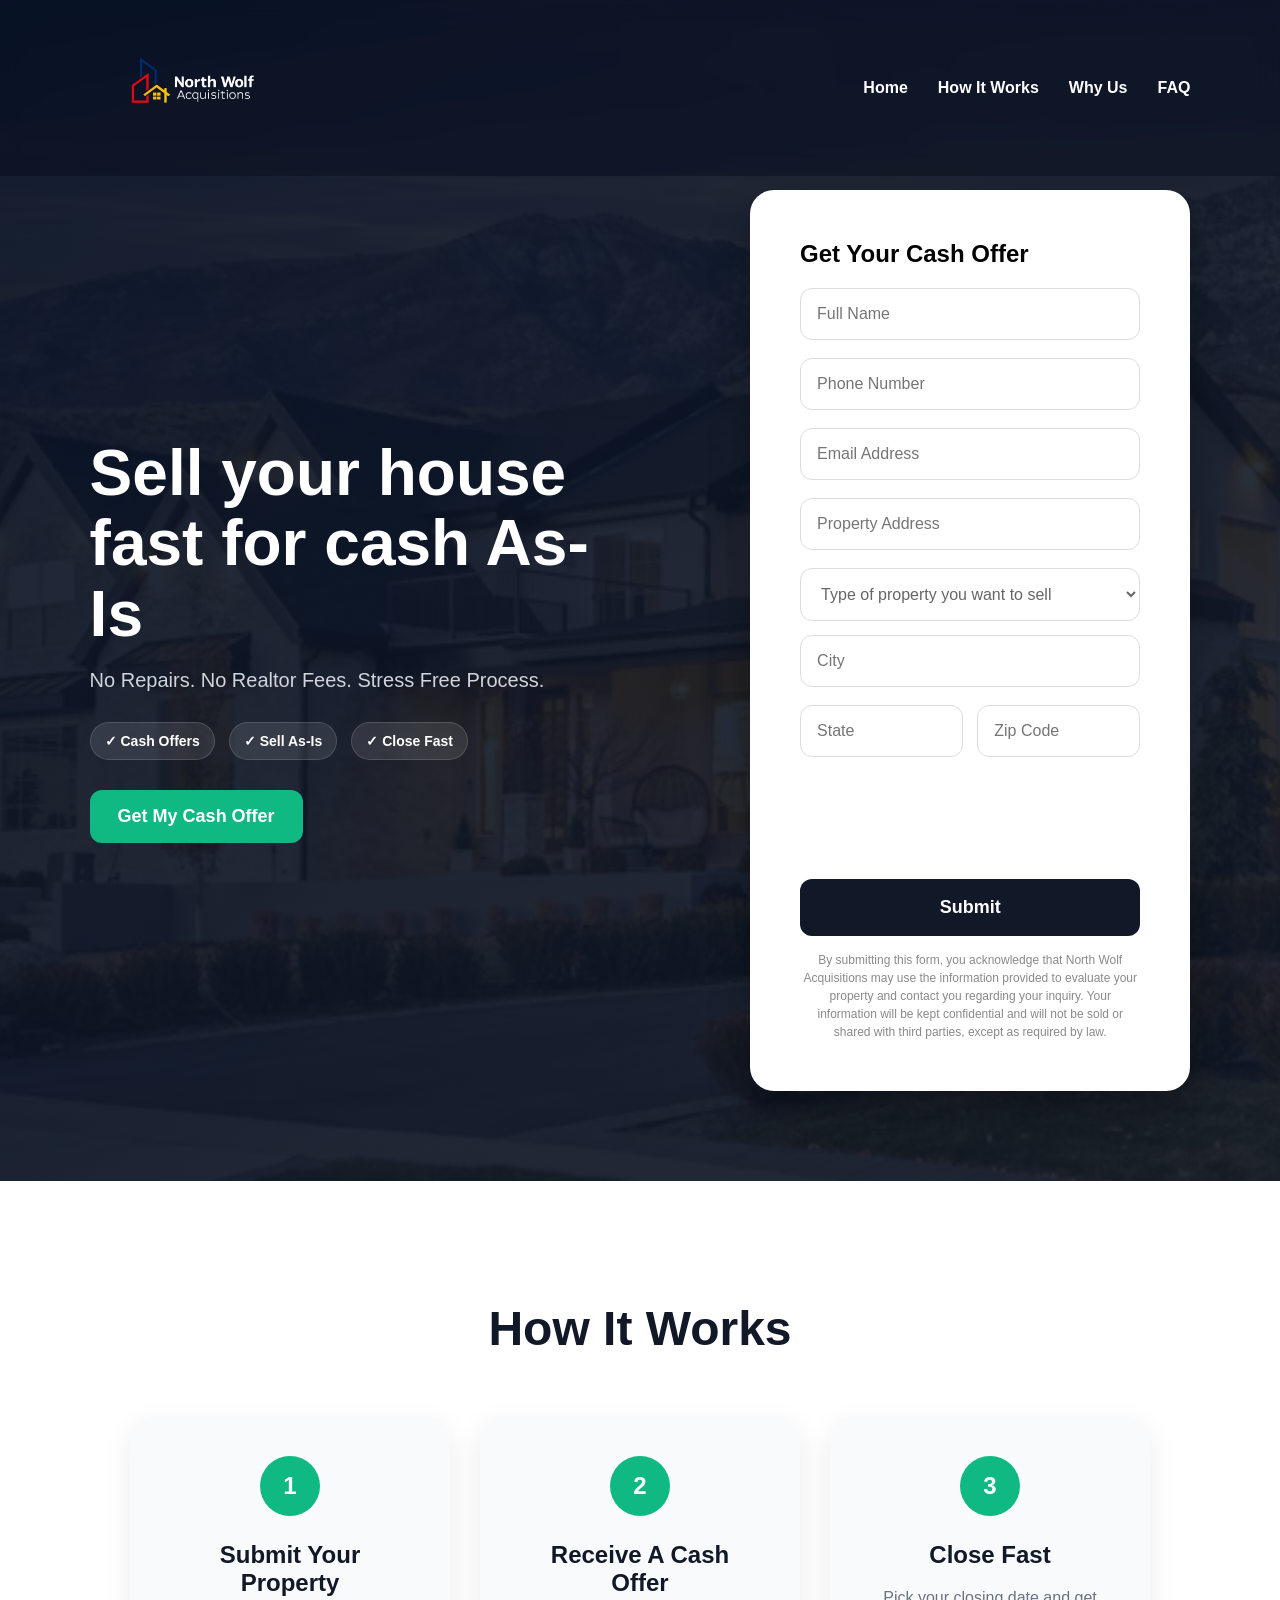
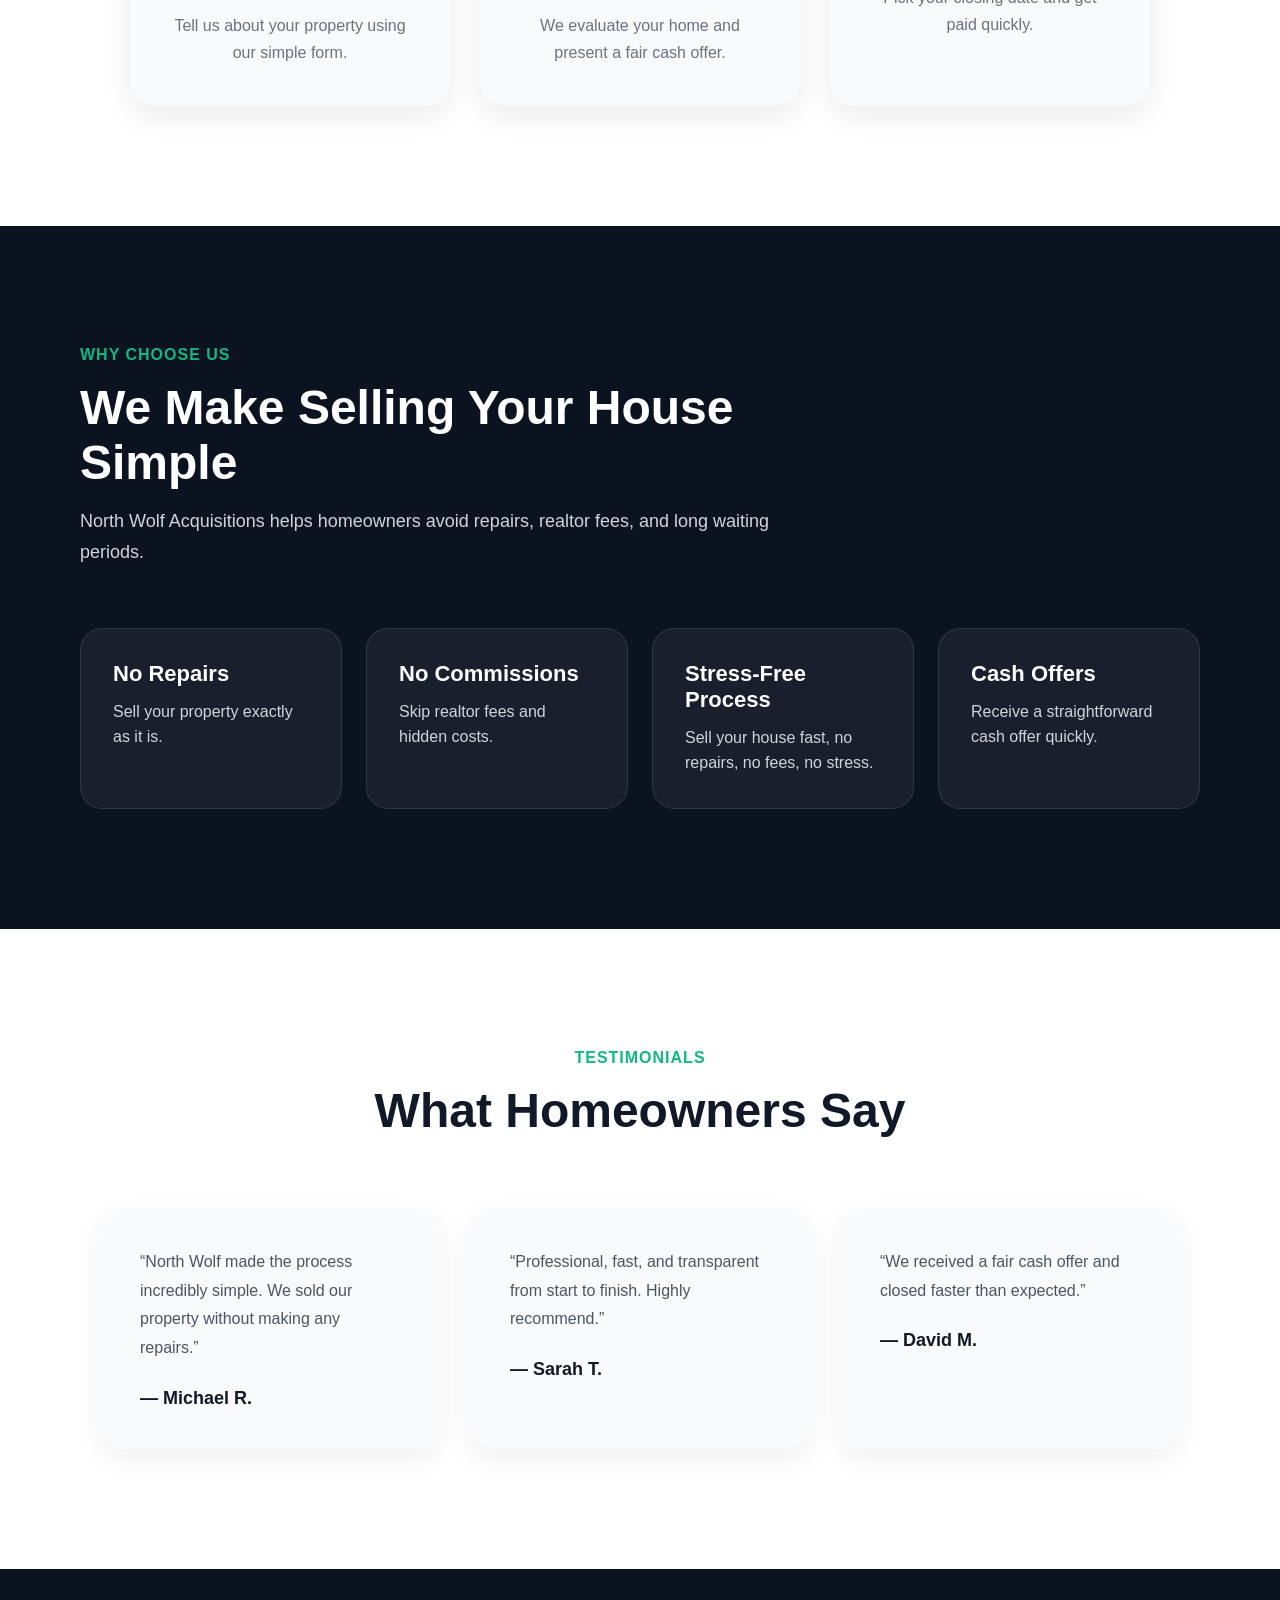
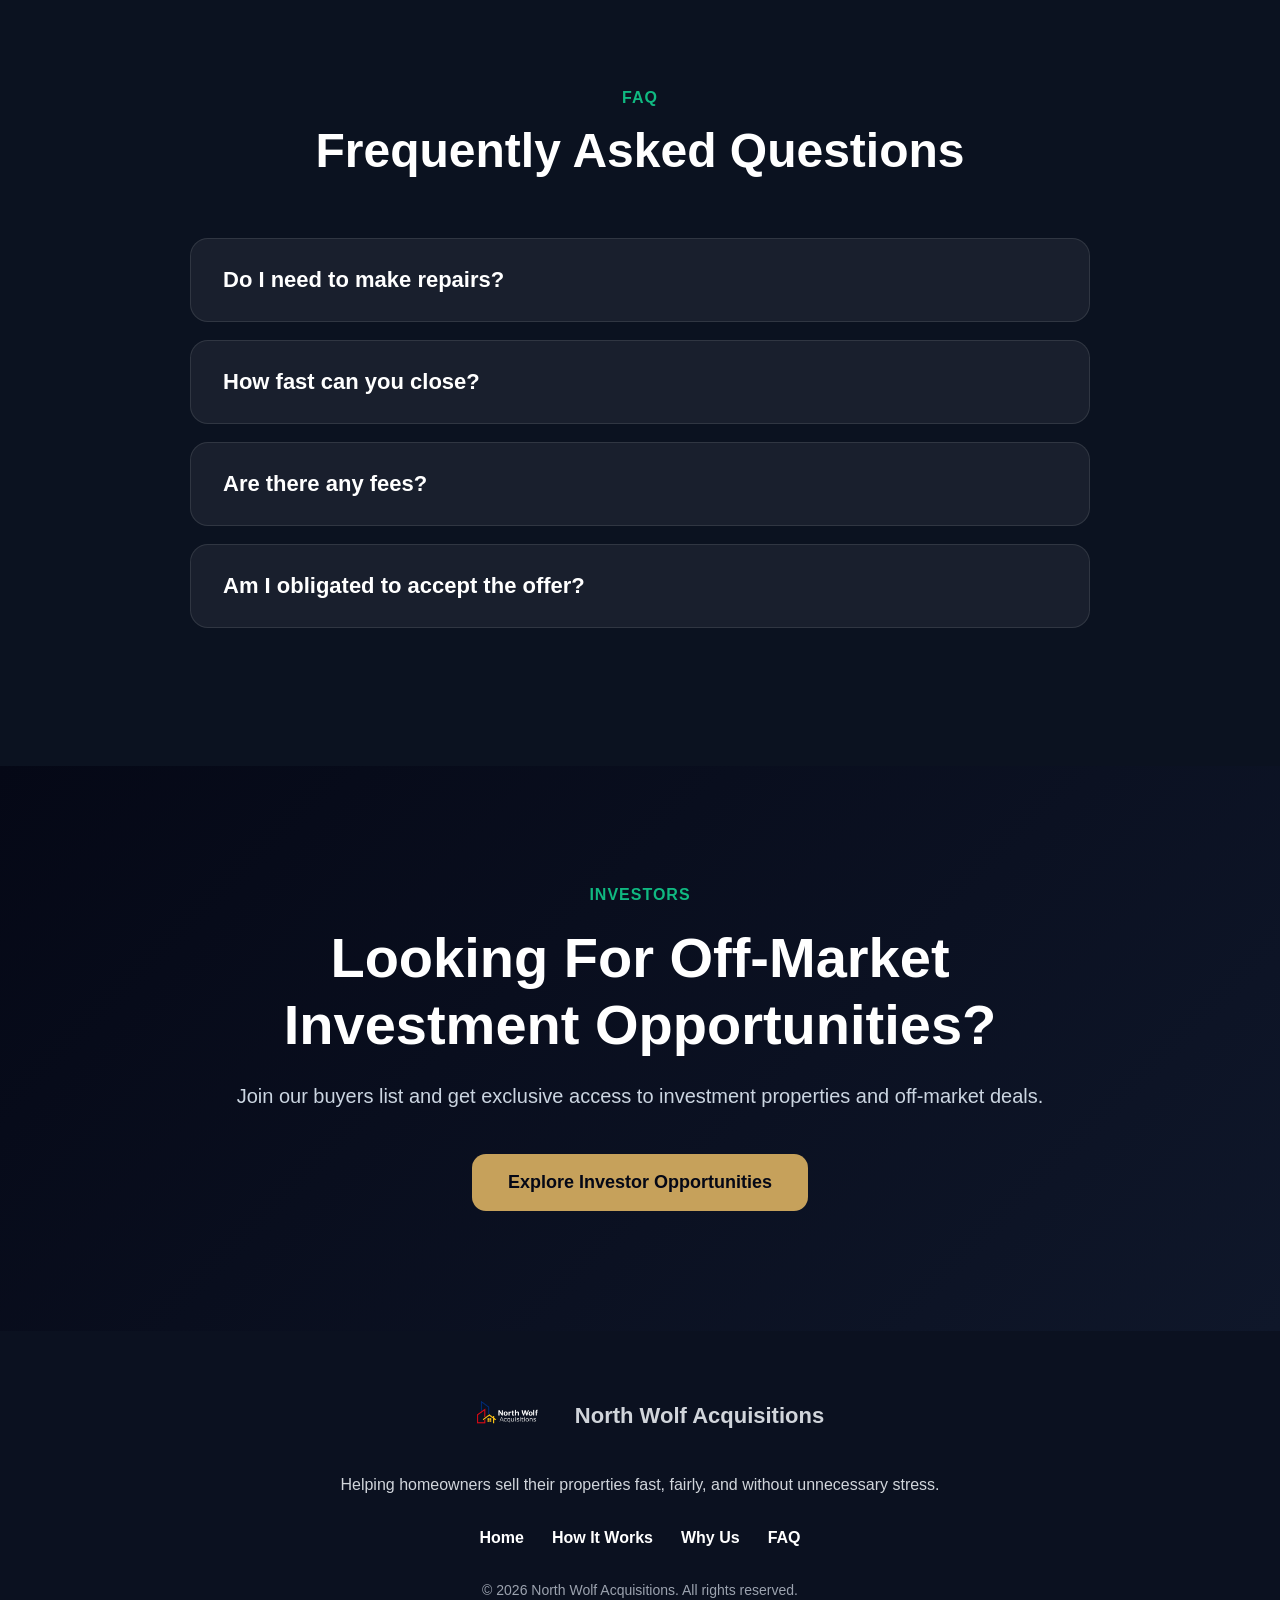
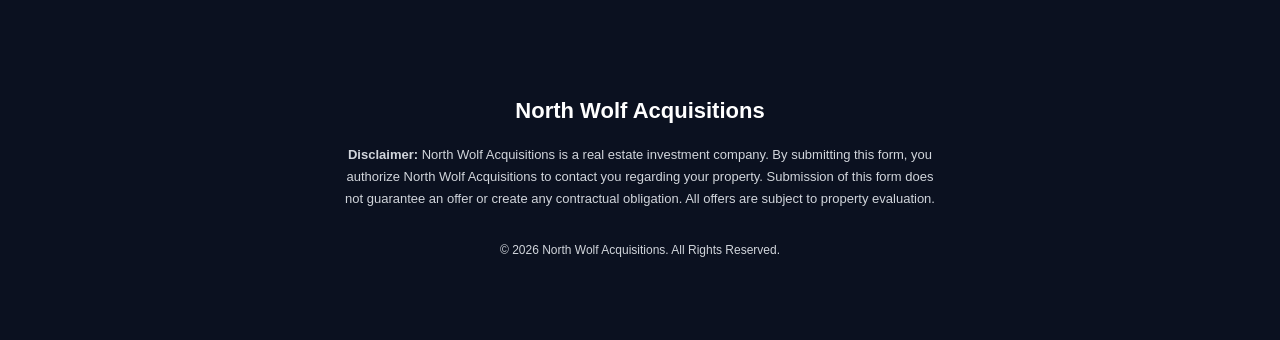
<file: index.html>
<!DOCTYPE html>
<html lang="en">
<head>
  <meta charset="UTF-8" />
  <meta name="viewport" content="width=device-width, initial-scale=1.0" />

  <title>North Wolf Acquisitions</title>

  <link rel="icon" type="image/png" href="favicon-sellers.png">

  <link rel="stylesheet" href="style.css" />
  <!-- CLOUDFLARE TURNSTILE -->
<script
    src="https://challenges.cloudflare.com/turnstile/v0/api.js"
    async
    defer>
</script>
</head>

<body>

  <nav class="navbar">
   <div class="logo">
  <img src="logo.PNG" alt="North Wolf Acquisitions Logo">
</div>
    <div class="nav-links">
  <a href="#home">Home</a>
  <a href="#how-it-works">How It Works</a>
  <a href="#why-us">Why Us</a>
  <a href="#faq">FAQ</a>
</div>
  </nav>

 <section class="hero" id="home">
    <div class="hero-left">
     <h1>Sell your house fast for cash As-Is</h1>

      <p>No Repairs. No Realtor Fees. Stress Free Process.</p>
      <div class="trust-badges">
        <span>✓ Cash Offers</span>
        <span>✓ Sell As-Is</span>
        <span>✓ Close Fast</span>
      </div>

   <a href="#lead-form" class="hero-cta">Get My Cash Offer</a>
    </div>

    <div class="hero-right">
         <form class="form-box" id="lead-form">
        <h2>Get Your Cash Offer</h2>

     <input type="text" name="full_name" placeholder="Full Name" required />

<input type="text" name="phone" placeholder="Phone Number" required />

<input type="email" name="email" placeholder="Email Address" required />

<input type="text" name="property_address" placeholder="Property Address" required />

<select name="property_type" required>
  <option value="">Type of property you want to sell</option>
  <option value="Residential">Residential</option>
  <option value="Commercial">Commercial</option>
  <option value="Land Development">Land Development</option>
</select>
<input type="text" name="city" placeholder="City" required />

<div class="location-row">

  <input type="text" name="state" placeholder="State" required />

  <input type="text" name="zip_code" placeholder="Zip Code" required />

</div>
<div class="captcha-wrapper">

    <div
        class="cf-turnstile"
        data-sitekey="0x4AAAAAAEQMzWE3lK8DIhzo"
        data-theme="light"
        data-appearance="always">
    </div>

</div>
<button type="submit">Submit</button>
<p class="privacy-note">
  By submitting this form, you acknowledge that North Wolf Acquisitions may use the information provided to evaluate your property and contact you regarding your inquiry. Your information will be kept confidential and will not be sold or shared with third parties, except as required by law.
</p>
</form>

  </section>
  <section class="steps" id="how-it-works">
    <h2>How It Works</h2>

    <div class="steps-container">
      <div class="step-card">
        <div class="step-number">1</div>
        <h3>Submit Your Property</h3>
        <p>Tell us about your property using our simple form.</p>
      </div>

      <div class="step-card">
        <div class="step-number">2</div>
        <h3>Receive A Cash Offer</h3>
        <p>We evaluate your home and present a fair cash offer.</p>
      </div>

      <div class="step-card">
        <div class="step-number">3</div>
        <h3>Close Fast</h3>
        <p>Pick your closing date and get paid quickly.</p>
      </div>
    </div>
  </section>

<section class="why-us" id="why-us">
    <div class="why-content">
      <span class="section-label">Why Choose Us</span>
      <h2>We Make Selling Your House Simple</h2>
      <p>
        North Wolf Acquisitions helps homeowners avoid repairs, realtor fees, and long waiting periods.
      </p>
    </div>

    <div class="why-grid">
      <div class="why-card">
        <h3>No Repairs</h3>
        <p>Sell your property exactly as it is.</p>
      </div>

      <div class="why-card">
        <h3>No Commissions</h3>
        <p>Skip realtor fees and hidden costs.</p>
      </div>

      <div class="why-card">
       <h3>Stress-Free Process</h3>
       <p>Sell your house fast, no repairs, no fees, no stress.</p>
      </div>

      <div class="why-card">
        <h3>Cash Offers</h3>
        <p>Receive a straightforward cash offer quickly.</p>
      </div>
    </div>
  </section>

  <section class="testimonials">
    <div class="testimonial-header">
      <span class="section-label">Testimonials</span>
      <h2>What Homeowners Say</h2>
    </div>

    <div class="testimonial-grid">
      <div class="testimonial-card">
        <p>
          “North Wolf made the process incredibly simple. We sold our property without making any repairs.”
        </p>
        <h4>— Michael R.</h4>
      </div>

      <div class="testimonial-card">
        <p>
          “Professional, fast, and transparent from start to finish. Highly recommend.”
        </p>
        <h4>— Sarah T.</h4>
      </div>

      <div class="testimonial-card">
        <p>
          “We received a fair cash offer and closed faster than expected.”
        </p>
        <h4>— David M.</h4>
      </div>
    </div>
  </section>
<section class="faq" id="faq">
  <div class="faq-header">
    <span class="section-label">FAQ</span>
    <h2>Frequently Asked Questions</h2>
  </div>

  <div class="faq-container">
    <div class="faq-item">
      <button class="faq-question">Do I need to make repairs?</button>
      <p class="faq-answer">No. You can sell your property exactly as it is.</p>
    </div>

    <div class="faq-item">
      <button class="faq-question">How fast can you close?</button>
      <p class="faq-answer">We can work with your timeline and close as quickly as possible.</p>
    </div>

    <div class="faq-item">
      <button class="faq-question">Are there any fees?</button>
      <p class="faq-answer">No realtor commissions or hidden fees.</p>
    </div>

    <div class="faq-item">
      <button class="faq-question">Am I obligated to accept the offer?</button>
      <p class="faq-answer">No. Our cash offer is free, and there is no obligation.</p>
    </div>
  </div>
</section>
<section class="investor-cta">

  <div class="investor-cta-content">

    <span class="section-label">
      INVESTORS
    </span>

    <h2>
      Looking For Off-Market Investment Opportunities?
    </h2>

    <p>
      Join our buyers list and get exclusive access to investment properties and off-market deals.
    </p>

    <a href="investors/investors.html" class="investor-btn">
      Explore Investor Opportunities
    </a>

  </div>

</section>
<footer class="footer">
  <div class="footer-logo">
    <img src="logo.PNG" alt="North Wolf Acquisitions Logo">
    <span>North Wolf Acquisitions</span>
  </div>

  <p>
    Helping homeowners sell their properties fast, fairly, and without unnecessary stress.
  </p>

  <div class="footer-links">
   <a href="#home">Home</a>
   <a href="#how-it-works">How It Works</a>
   <a href="#why-us">Why Us</a>
   <a href="#faq">FAQ</a>
  </div>

  <div class="footer-bottom">
    © 2026 North Wolf Acquisitions. All rights reserved.
  </div>
</footer>
  <script src="script.js"></script>
</body>
</html>
<footer class="footer">
  <div class="footer-content">

    <h3>North Wolf Acquisitions</h3>

    <p class="footer-disclaimer">
      <strong>Disclaimer:</strong> North Wolf Acquisitions is a real estate investment company.
      By submitting this form, you authorize North Wolf Acquisitions to contact you regarding your property.
      Submission of this form does not guarantee an offer or create any contractual obligation.
      All offers are subject to property evaluation.
    </p>

    <p class="footer-copy">
      © 2026 North Wolf Acquisitions. All Rights Reserved.
    </p>

  </div>
</footer>
</file>
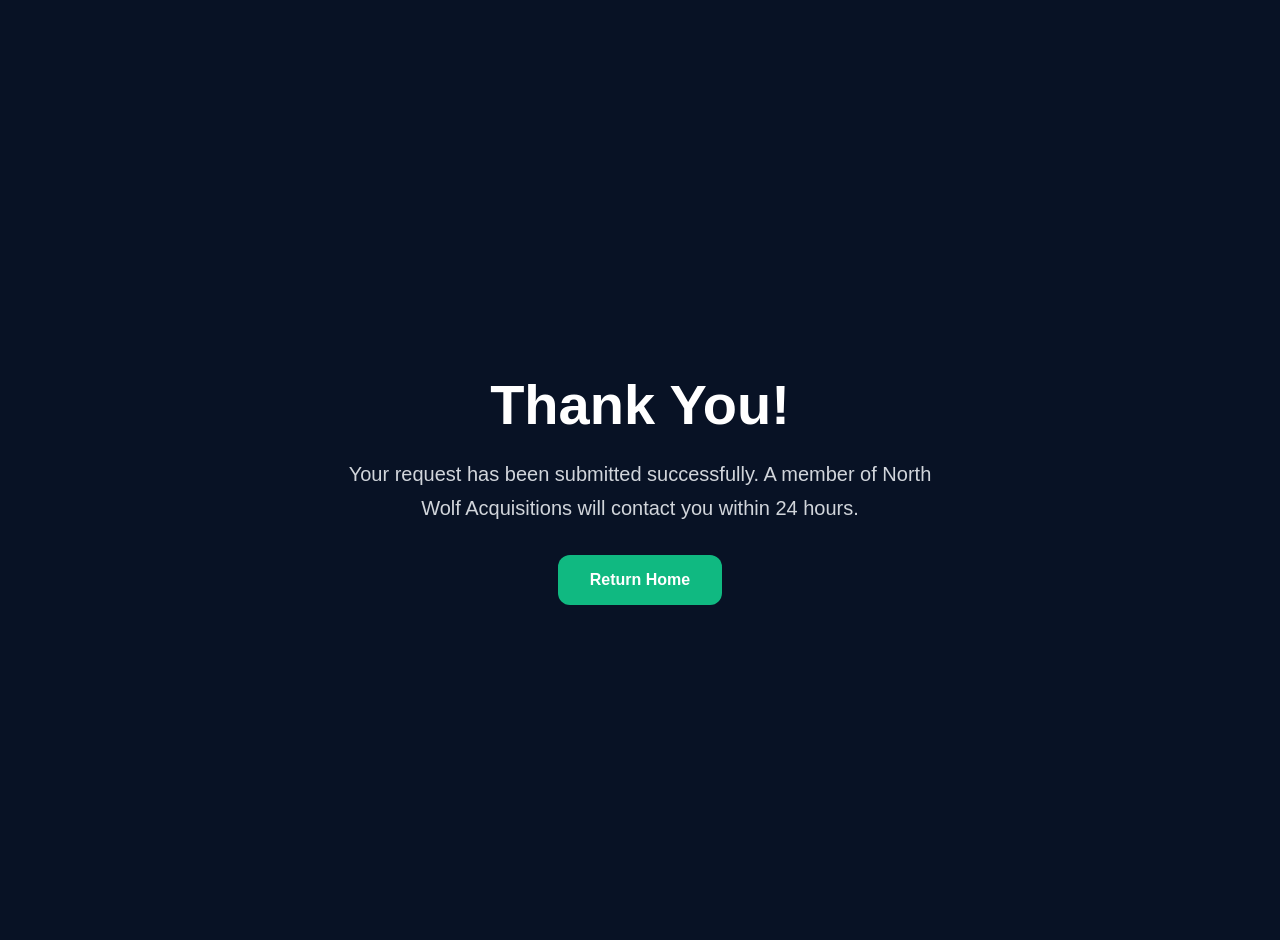
<file: thankyou.html>
<!DOCTYPE html>
<html lang="en">
<head>
  <meta charset="UTF-8" />
  <meta name="viewport" content="width=device-width, initial-scale=1.0" />
  <title>Thank You | North Wolf Acquisitions</title>

  <style>
    body {
      margin: 0;
      font-family: Arial, sans-serif;
      background: #081225;
      color: white;
      display: flex;
      justify-content: center;
      align-items: center;
      min-height: 100vh;
      text-align: center;
      padding: 20px;
    }

    .thankyou-box {
      max-width: 600px;
    }

    h1 {
      font-size: 56px;
      margin-bottom: 20px;
    }

    p {
      color: #d1d5db;
      font-size: 20px;
      line-height: 1.7;
      margin-bottom: 30px;
    }

    a {
      display: inline-block;
      padding: 16px 32px;
      background: #10b981;
      color: white;
      text-decoration: none;
      border-radius: 12px;
      font-weight: bold;
    }
  </style>
</head>

<body>

  <div class="thankyou-box">

    <h1>Thank You!</h1>

    <p>
      Your request has been submitted successfully.
      A member of North Wolf Acquisitions will contact you within 24 hours.
    </p>

    <a href="index.html">
      Return Home
    </a>

  </div>

</body>
</html>
</file>
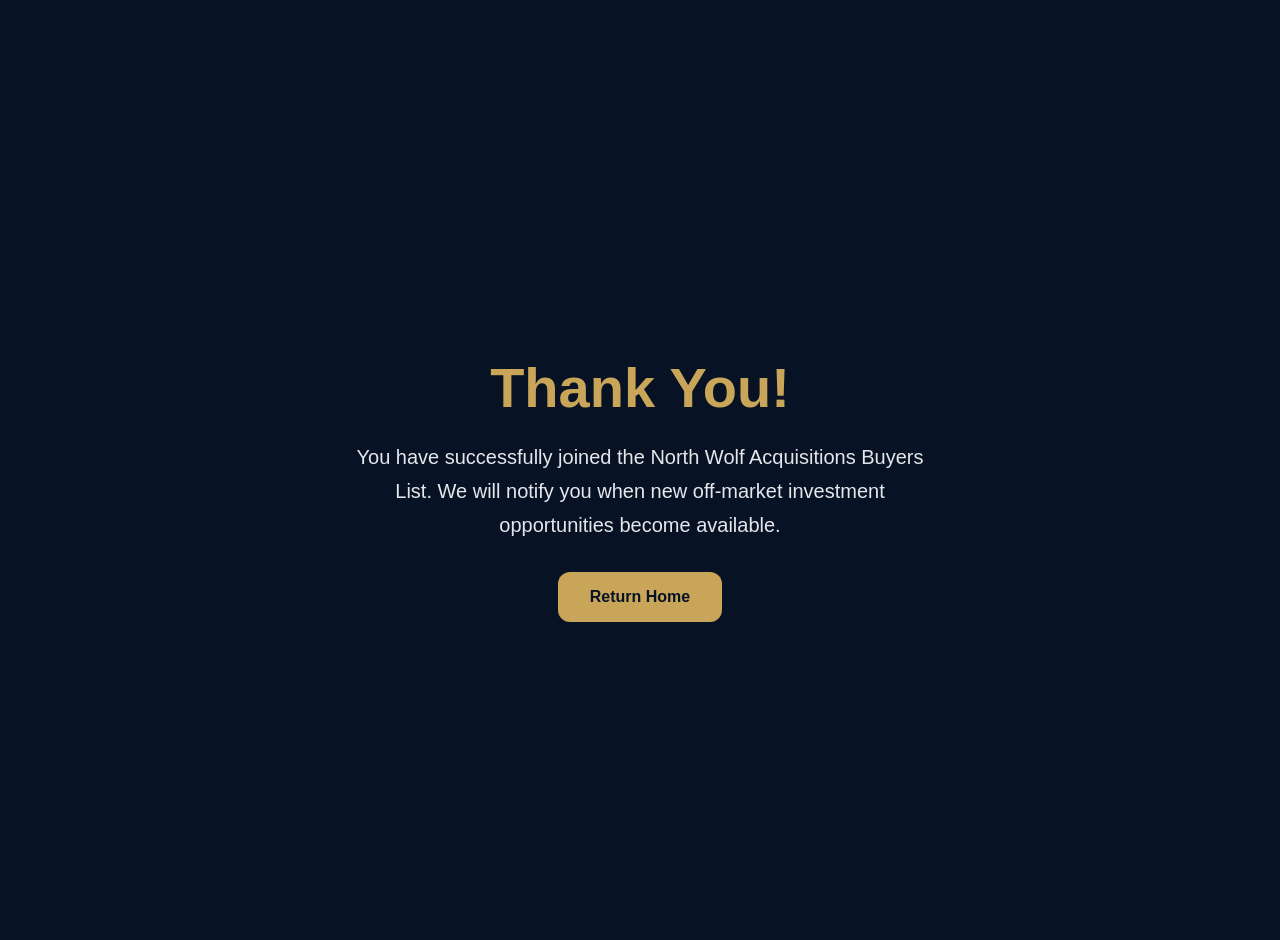
<file: investors/investor-thankyou.html>
<!DOCTYPE html>
<html lang="en">
<head>
  <meta charset="UTF-8" />
  <meta name="viewport" content="width=device-width, initial-scale=1.0" />
  <title>Investor Registration Complete | North Wolf Acquisitions</title>

  <style>
    body {
      margin: 0;
      font-family: Arial, sans-serif;
      background: #081225;
      color: white;
      display: flex;
      justify-content: center;
      align-items: center;
      min-height: 100vh;
      text-align: center;
      padding: 20px;
    }

    .thankyou-box {
      max-width: 600px;
    }

    h1 {
  font-size: 56px;
  margin-bottom: 20px;
  color: #c9a55a;
}

    p {
  color: #e5e7eb;
  font-size: 20px;
  line-height: 1.7;
  margin-bottom: 30px;
}

    a {
  display: inline-block;
  padding: 16px 32px;
  background: #c9a55a;
  color: #081225;
  text-decoration: none;
  border-radius: 12px;
  font-weight: bold;
}
  </style>
</head>

<body>

  <div class="thankyou-box">

    <h1>Thank You!</h1>

    <p>
  You have successfully joined the North Wolf Acquisitions Buyers List.
  We will notify you when new off-market investment opportunities become available.
</p>

    <a href="investors.html">
      Return Home
    </a>

  </div>

</body>
</html>
</file>
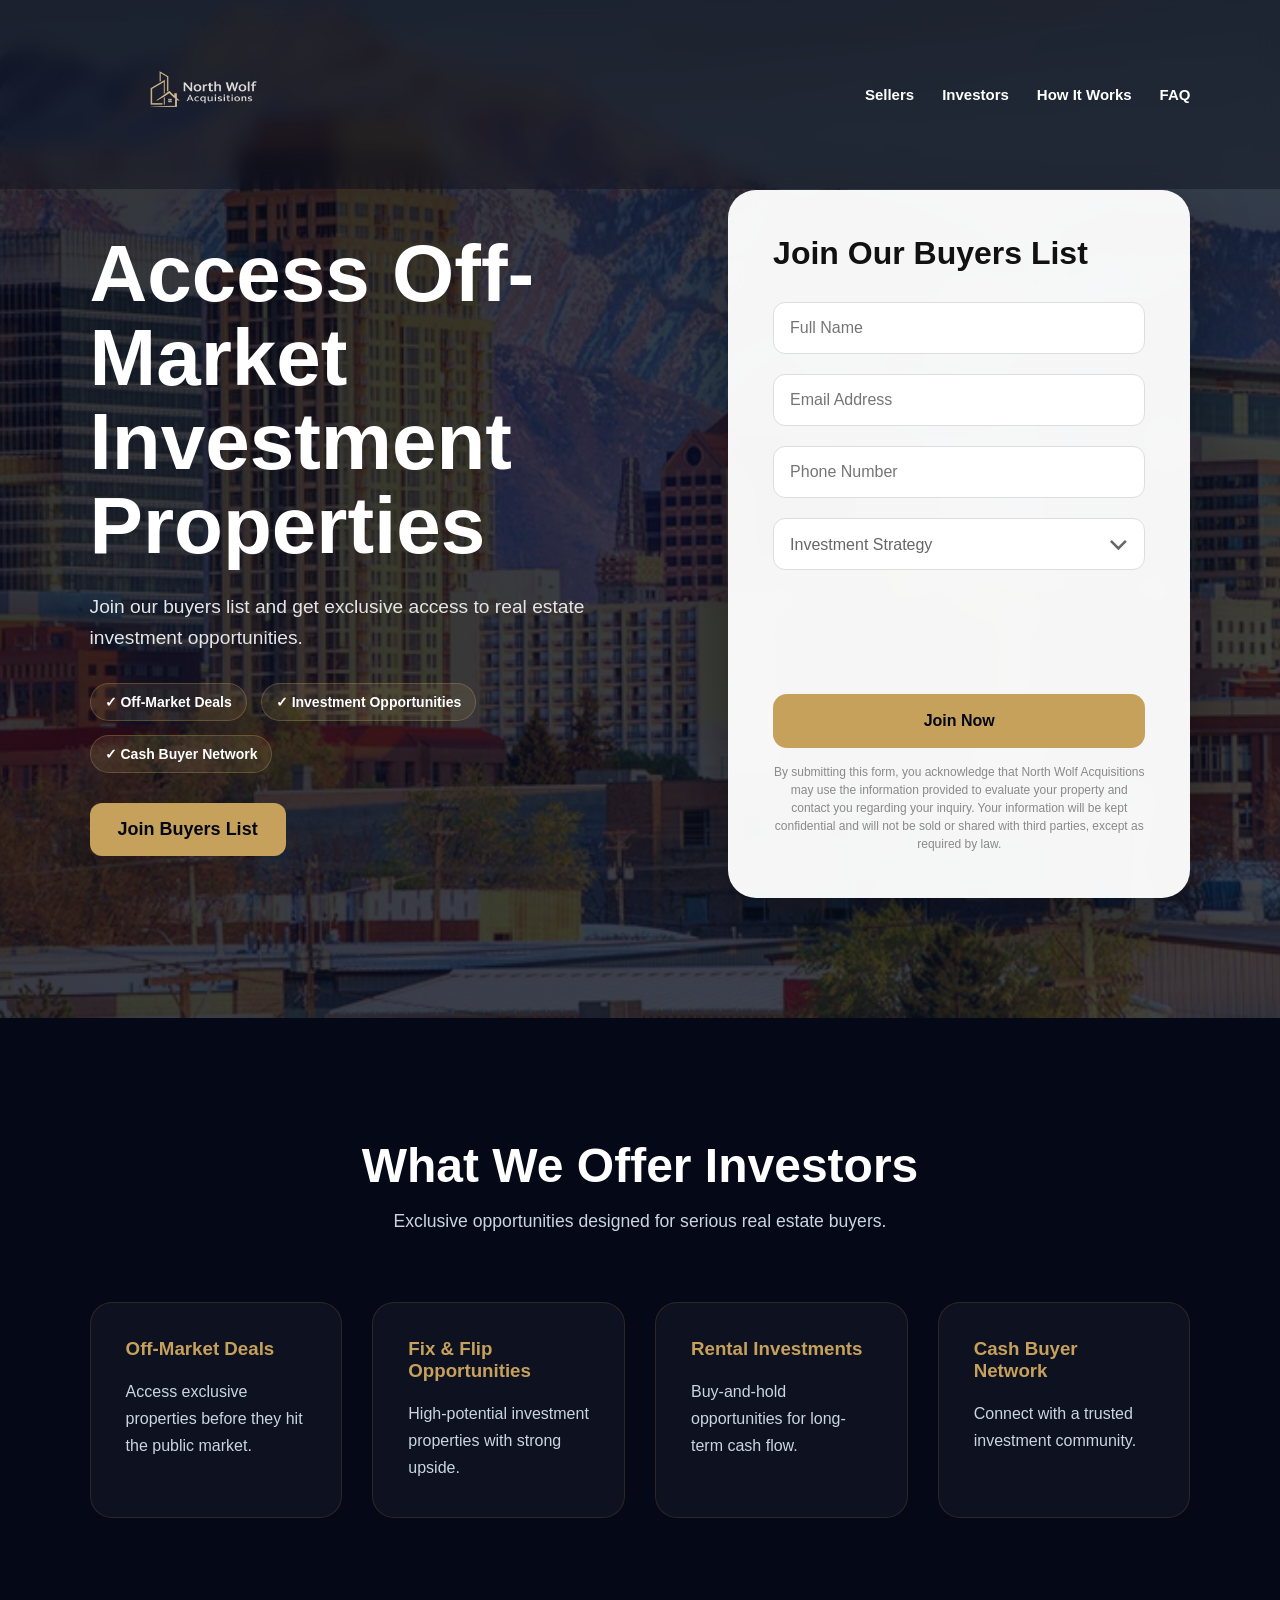
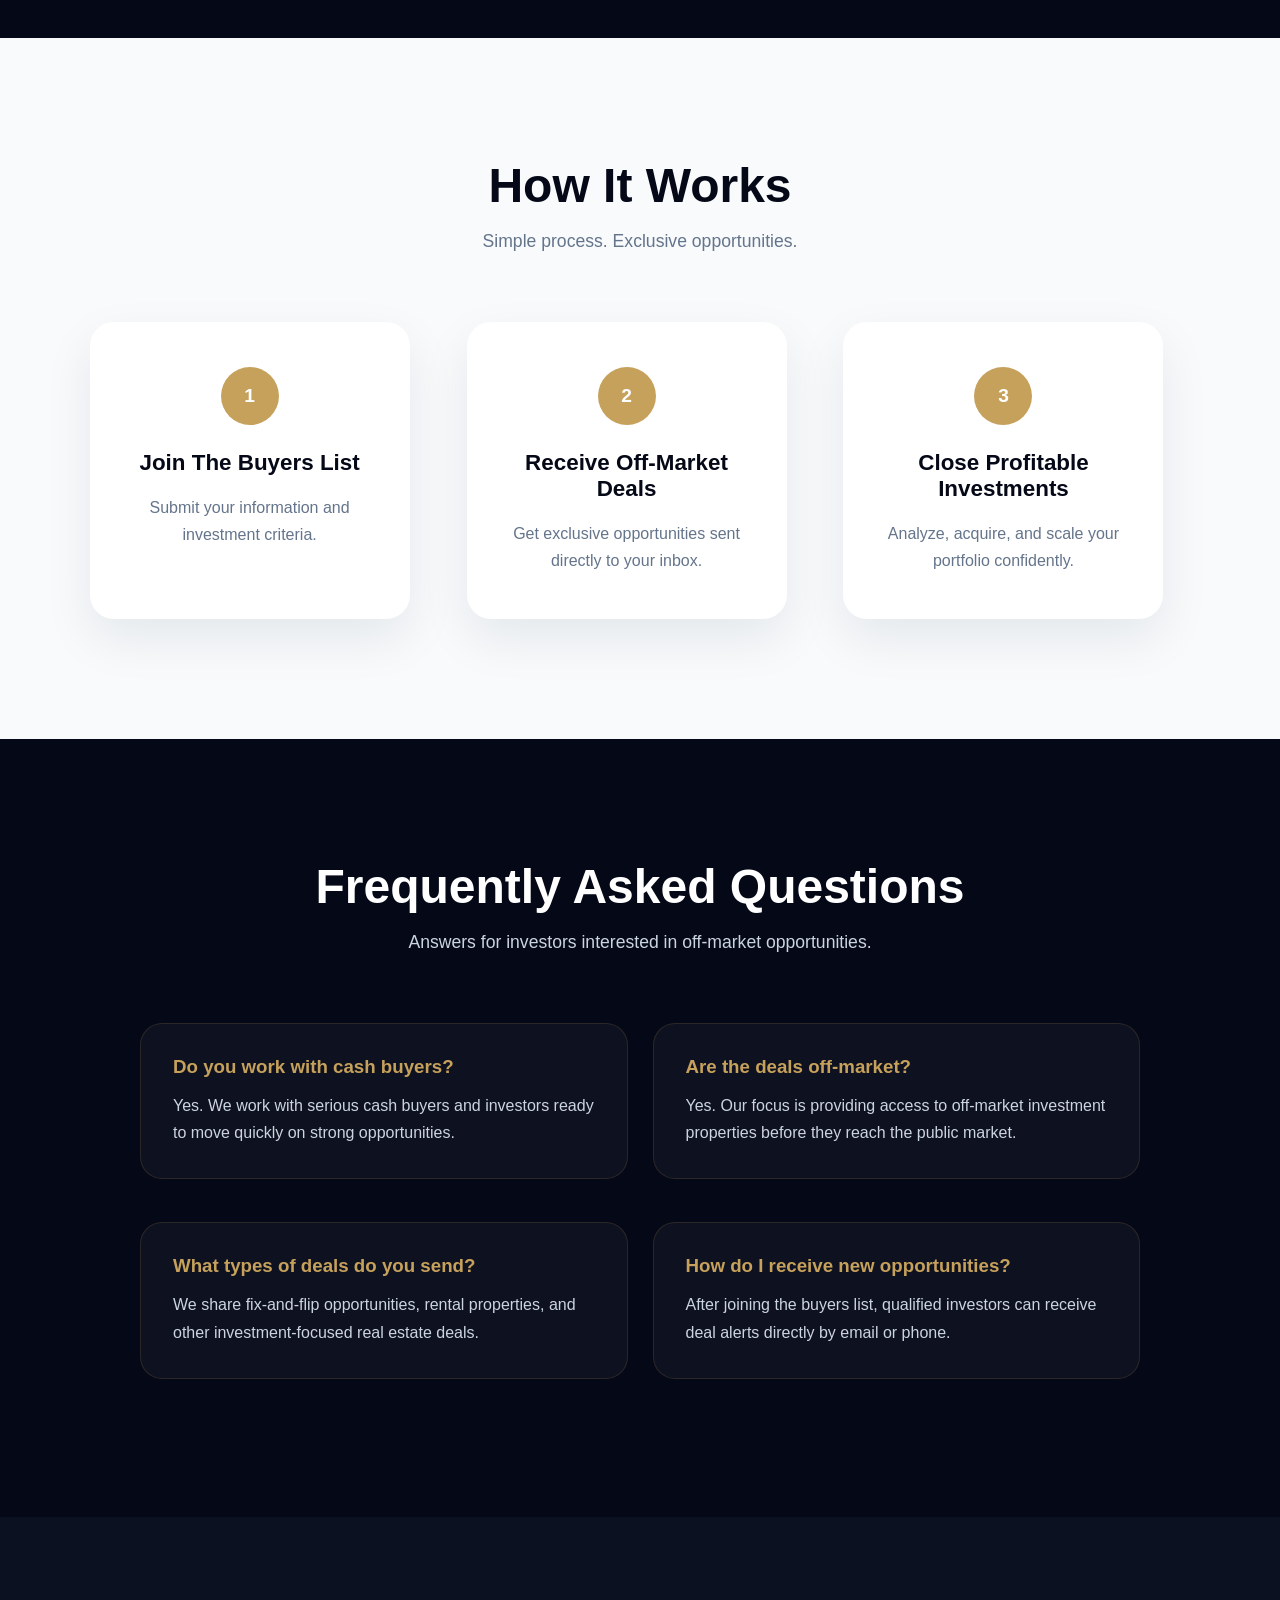
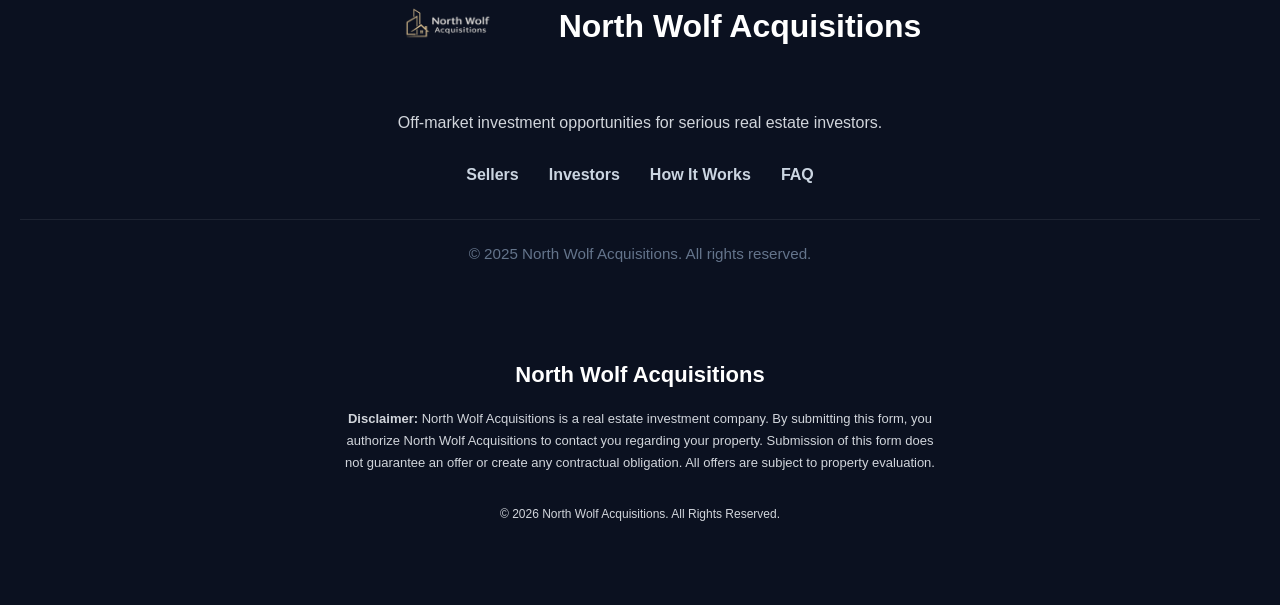
<file: investors/investors.html>
<!DOCTYPE html>
<html lang="en">
<!-- CLOUDFLARE TURNSTILE -->
<script
    src="https://challenges.cloudflare.com/turnstile/v0/api.js"
    async
    defer>
</script>
<head>
  <meta charset="UTF-8" />
  <meta name="viewport" content="width=device-width, initial-scale=1.0" />
  <title>Investors | North Wolf Acquisitions</title>
<link rel="icon" type="image/png" href="images/favicon-investors.png">
  <link rel="stylesheet" href="../style.css" />
  <link rel="stylesheet" href="investors.css" />
</head>

<body>

  <nav class="navbar">
    <div class="logo luxury-logo">
      <img src="images/luxury-logo.png" alt="North Wolf Acquisitions Logo">
    </div>

    <div class="nav-links">
      <a href="../index.html">Sellers</a>
      <a href="#home">Investors</a>
      <a href="#how-it-works">How It Works</a>
      <a href="#faq">FAQ</a>
    </div>
  </nav>

  <section class="hero" id="home">
    <div class="hero-left">
      <h1>Access Off-Market Investment Properties</h1>

      <p>
        Join our buyers list and get exclusive access to real estate investment opportunities.
      </p>

      <div class="trust-badges">
        <span>✓ Off-Market Deals</span>
        <span>✓ Investment Opportunities</span>
        <span>✓ Cash Buyer Network</span>
      </div>

      <a href="#investor-form" class="hero-cta">Join Buyers List</a>
    </div>

    <div class="hero-right">
    <form class="form-box" id="investor-form">

  <h2>Join Our Buyers List</h2>

  <input type="text" name="full_name" placeholder="Full Name" required />
  <input type="email" name="email" placeholder="Email Address" required />
  <input type="text" name="phone" placeholder="Phone Number" required />
  <select name="strategy" required>
  <option value="">Investment Strategy</option>
  <option value="Fix & Flip">Fix & Flip</option>
  <option value="Buy & Hold">Buy & Hold</option>
  <option value="Rental Properties">Rental Properties</option>
  <option value="Multifamily">Multifamily</option>
  <option value="Commercial Real Estate">Commercial Real Estate</option>
  <option value="Wholesale Deals">Wholesale Deals</option>
  <option value="Short-Term Rentals">Short-Term Rentals</option>
  <option value="Land Development">Land Development</option>
  <option value="Other">Other</option>
</select>

 <input type="hidden" name="source" value="investor">

<input type="hidden" name="_subject" value="New Investor Lead - North Wolf Acquisitions">
<input type="hidden" name="_next" value="https://north-wolf-acquisitions.vercel.app/investors/investor-thankyou.html">

<div class="captcha-wrapper">

    <div
        class="cf-turnstile"
        data-sitekey="0x4AAAAAAEQMzWE3lK8DIhzo"
        data-theme="light"
        data-appearance="always">
    </div>

</div>
<button type="submit">Join Now</button>
<p class="privacy-note">
  By submitting this form, you acknowledge that North Wolf Acquisitions may use the information provided to evaluate your property and contact you regarding your inquiry. Your information will be kept confidential and will not be sold or shared with third parties, except as required by law.
</p>
</form>
    </div>
  </section>

  <section class="investor-benefits">
    <div class="section-title">
      <h2>What We Offer Investors</h2>
      <p>Exclusive opportunities designed for serious real estate buyers.</p>
    </div>

    <div class="benefits-grid">
      <div class="benefit-card">
        <h3>Off-Market Deals</h3>
        <p>Access exclusive properties before they hit the public market.</p>
      </div>

      <div class="benefit-card">
        <h3>Fix & Flip Opportunities</h3>
        <p>High-potential investment properties with strong upside.</p>
      </div>

      <div class="benefit-card">
        <h3>Rental Investments</h3>
        <p>Buy-and-hold opportunities for long-term cash flow.</p>
      </div>

      <div class="benefit-card">
        <h3>Cash Buyer Network</h3>
        <p>Connect with a trusted investment community.</p>
      </div>
    </div>
  </section>

  <section class="how-it-works" id="how-it-works">
    <div class="section-title">
      <h2>How It Works</h2>
      <p>Simple process. Exclusive opportunities.</p>
    </div>

    <div class="steps-grid">
      <div class="step-card">
        <div class="step-number">1</div>
        <h3>Join The Buyers List</h3>
        <p>Submit your information and investment criteria.</p>
      </div>

      <div class="step-card">
        <div class="step-number">2</div>
        <h3>Receive Off-Market Deals</h3>
        <p>Get exclusive opportunities sent directly to your inbox.</p>
      </div>

      <div class="step-card">
        <div class="step-number">3</div>
        <h3>Close Profitable Investments</h3>
        <p>Analyze, acquire, and scale your portfolio confidently.</p>
      </div>
    </div>
  </section>

  <section class="faq-section" id="faq">
    <div class="section-title">
      <h2>Frequently Asked Questions</h2>
      <p>Answers for investors interested in off-market opportunities.</p>
    </div>

    <div class="faq-grid">
      <div class="faq-item">
        <h3>Do you work with cash buyers?</h3>
        <p>Yes. We work with serious cash buyers and investors ready to move quickly on strong opportunities.</p>
      </div>

      <div class="faq-item">
        <h3>Are the deals off-market?</h3>
        <p>Yes. Our focus is providing access to off-market investment properties before they reach the public market.</p>
      </div>

      <div class="faq-item">
        <h3>What types of deals do you send?</h3>
        <p>We share fix-and-flip opportunities, rental properties, and other investment-focused real estate deals.</p>
      </div>

      <div class="faq-item">
        <h3>How do I receive new opportunities?</h3>
        <p>After joining the buyers list, qualified investors can receive deal alerts directly by email or phone.</p>
      </div>
    </div>
  </section>

  <footer class="footer">
    <div class="footer-brand">
      <img src="images/luxury-logo.png" alt="North Wolf Acquisitions Logo">
      <span>North Wolf Acquisitions</span>
    </div>

    <p class="footer-description">
      Off-market investment opportunities for serious real estate investors.
    </p>

    <div class="footer-links">
      <a href="../index.html">Sellers</a>
      <a href="#home">Investors</a>
      <a href="#how-it-works">How It Works</a>
      <a href="#faq">FAQ</a>
    </div>

    <div class="footer-bottom">
      © 2025 North Wolf Acquisitions. All rights reserved.
    </div>
  </footer>

<script src="investors.js"></script>
</body>
</html>
<footer class="footer">
  <div class="footer-content">

    <h3>North Wolf Acquisitions</h3>

    <p class="footer-disclaimer">
      <strong>Disclaimer:</strong> North Wolf Acquisitions is a real estate investment company.
      By submitting this form, you authorize North Wolf Acquisitions to contact you regarding your property.
      Submission of this form does not guarantee an offer or create any contractual obligation.
      All offers are subject to property evaluation.
    </p>

    <p class="footer-copy">
      © 2026 North Wolf Acquisitions. All Rights Reserved.
    </p>

  </div>
</footer>
</file>
<file: style.css>
* {
  margin: 0;
  padding: 0;
  box-sizing: border-box;
}

:root {
  --dark: #081225;
  --dark-soft: #111827;
  --green: #10b981;
  --green-dark: #059669;
  --white: #ffffff;
  --gray: #d1d5db;
}

body {
  font-family: Arial, sans-serif;
}

html {
  scroll-behavior: smooth;
}

section {
  scroll-margin-top: 130px;
}

/* NAVBAR */

.navbar {
  position: fixed;
  top: 0;
  left: 0;
  width: 100%;
  z-index: 1000;

  padding: 18px 7%;

  background: rgba(5, 8, 22, 0.35);
  backdrop-filter: blur(10px);

  display: flex;
  justify-content: space-between;
  align-items: center;
}

.logo {
  display: flex;
  align-items: center;
}

.logo img {
  width: 210px;
  height: auto;
  object-fit: contain;
}
.logo {
  width: 220px;
}

.nav-links {
  display: flex;
  align-items: center;
  gap: 30px;
}

.nav-links a {
  color: white;
  text-decoration: none;
  font-size: 16px;
  font-weight: 600;
  transition: 0.3s ease;
}

.nav-links a:hover {
  color: var(--green);
}

/* HERO */

.hero {
  min-height: 90vh;
  display: flex;
  align-items: center;
  justify-content: space-between;

  padding: 190px 7% 90px;
  gap: 60px;

  background:
    linear-gradient(135deg, rgba(8,18,37,0.92), rgba(17,24,39,0.88)),
    url("imagen prueba.jpg");

  background-size: cover;
  background-position: center;
}

.hero-left {
  width: 50%;
}

.hero-left h1 {
  font-size: 64px;
  line-height: 1.1;
  margin-bottom: 20px;
  color: white;
  font-weight: 800;
}

.hero-left p {
  font-size: 20px;
  color: #d1d5db;
  margin-bottom: 30px;
}

.trust-badges {
  display: flex;
  gap: 14px;
  margin-bottom: 30px;
  flex-wrap: wrap;
}

.trust-badges span {
  background: rgba(255, 255, 255, 0.10);
  border: 1px solid rgba(255, 255, 255, 0.14);
  color: white;
  padding: 10px 14px;
  border-radius: 999px;
  font-size: 14px;
  font-weight: 700;
}

.hero-cta {
  display: inline-block;
  padding: 16px 28px;
  background: var(--green);
  color: white;
  font-size: 18px;
  border-radius: 12px;
  text-decoration: none;
  font-weight: bold;
  transition: 0.3s ease;
}

.hero-cta:hover {
  background: var(--green-dark);
  transform: translateY(-2px);
}

.hero-right {
  width: 40%;
}

.form-box {
  background: white;
  padding: 50px;
  border-radius: 24px;
  box-shadow: 0 20px 40px rgba(0,0,0,0.3);
}

.form-box h2 {
  color: black;
  margin-bottom: 20px;
}

.form-box input {
  width: 100%;
  padding: 18px;
  margin-bottom: 18px;
  border: 1px solid #d1d5db;
  border-radius: 12px;
  font-size: 16px;
}

.form-box button {
  width: 100%;
  padding: 18px;
  border: none;
  background: #111827;
  color: white;
  font-size: 18px;
  border-radius: 12px;
  cursor: pointer;
  font-weight: bold;
  transition: 0.3s ease;
}

.form-box button:hover {
  background: #000;
}

.location-row {
  display: flex;
  gap: 14px;
}

.location-row input {
  width: 100%;
}

/* STEPS */

.steps {
  background: #ffffff;
  padding: 120px 80px;
  text-align: center;
}

.steps h2 {
  font-size: 48px;
  color: #111827;
  margin-bottom: 60px;
}

.steps-container {
  display: flex;
  justify-content: center;
  gap: 30px;
  flex-wrap: wrap;
}

.step-card {
  background: #f9fafb;
  padding: 40px;
  border-radius: 24px;
  width: 320px;
  box-shadow: 0 10px 30px rgba(0,0,0,0.08);
}

.step-number {
  width: 60px;
  height: 60px;
  background: var(--green);
  color: white;
  border-radius: 50%;
  margin: 0 auto 25px;
  display: flex;
  align-items: center;
  justify-content: center;
  font-size: 24px;
  font-weight: bold;
}

.step-card h3 {
  font-size: 24px;
  margin-bottom: 15px;
  color: #111827;
}

.step-card p {
  color: #6b7280;
  line-height: 1.7;
}

/* WHY US */

.why-us {
  background: #0b1220;
  padding: 120px 80px;
  color: white;
}

.why-content {
  max-width: 700px;
  margin-bottom: 60px;
}

.section-label {
  color: var(--green);
  font-weight: 800;
  text-transform: uppercase;
  letter-spacing: 1px;
}

.why-content h2 {
  font-size: 48px;
  margin: 16px 0;
  color: white;
}

.why-content p {
  color: #d1d5db;
  font-size: 18px;
  line-height: 1.7;
}

.why-grid {
  display: grid;
  grid-template-columns: repeat(4, 1fr);
  gap: 24px;
}

.why-card {
  background: rgba(255,255,255,0.06);
  border: 1px solid rgba(255,255,255,0.1);
  padding: 32px;
  border-radius: 22px;
}

.why-card h3 {
  font-size: 22px;
  margin-bottom: 12px;
  color: white;
}

.why-card p {
  color: #d1d5db;
  line-height: 1.6;
}

/* TESTIMONIALS */

.testimonials {
  background: #ffffff;
  padding: 120px 80px;
}

.testimonial-header {
  text-align: center;
  margin-bottom: 70px;
}

.testimonial-header h2 {
  font-size: 48px;
  color: #111827;
  margin-top: 16px;
}

.testimonial-grid {
  display: flex;
  gap: 30px;
  justify-content: center;
  flex-wrap: wrap;
}

.testimonial-card {
  background: #f9fafb;
  width: 340px;
  padding: 40px;
  border-radius: 24px;
  box-shadow: 0 10px 30px rgba(0,0,0,0.06);
}

.testimonial-card p {
  color: #4b5563;
  line-height: 1.8;
  margin-bottom: 25px;
}

.testimonial-card h4 {
  color: #111827;
  font-size: 18px;
}

/* FAQ */

.faq {
  background: #0b1220;
  padding: 120px 80px;
  color: white;
}

.faq-header {
  text-align: center;
  margin-bottom: 60px;
}

.faq-header h2 {
  font-size: 48px;
  margin-top: 16px;
}

.faq-container {
  max-width: 900px;
  margin: 0 auto;
}

.faq-item {
  background: rgba(255,255,255,0.06);
  border: 1px solid rgba(255,255,255,0.1);
  padding: 28px 32px;
  border-radius: 18px;
  margin-bottom: 18px;
}

.faq-question {
  width: 100%;
  background: none;
  border: none;
  color: white;
  font-size: 22px;
  font-weight: 800;
  text-align: left;
  cursor: pointer;
}

.faq-answer {
  display: none;
  color: #d1d5db;
  line-height: 1.6;
  margin-top: 12px;
}

.faq-item.active .faq-answer {
  display: block;
}

/* INVESTOR CTA */

.investor-cta {
  background: linear-gradient(135deg, #050816, #0f172a);
  padding: 120px 80px;
  text-align: center;
}

.investor-cta-content {
  max-width: 850px;
  margin: 0 auto;
}

.investor-cta h2 {
  font-size: 56px;
  line-height: 1.2;
  color: white;
  margin: 20px 0;
}

.investor-cta p {
  color: #cbd5e1;
  font-size: 20px;
  line-height: 1.8;
  margin-bottom: 40px;
}

.investor-btn {
  display: inline-block;
  padding: 18px 36px;
  background: #c6a15b;
  color: #050816;
  text-decoration: none;
  border-radius: 14px;
  font-size: 18px;
  font-weight: 800;
  transition: 0.3s ease;
}

.investor-btn:hover {
  background: #e5c07b;
  transform: translateY(-2px);
}

/* FOOTER */

.footer {
  background: #081225;
  color: white;
  padding: 70px 80px 35px;
  text-align: center;
}

.footer-logo {
  display: flex;
  align-items: center;
  justify-content: center;
  gap: 14px;
  margin-bottom: 20px;
}

.footer-logo img {
  height: 70px;
}

.footer-logo span {
  font-size: 22px;
  font-weight: 800;
}

.footer p {
  color: #d1d5db;
  max-width: 600px;
  margin: 0 auto 30px;
  line-height: 1.7;
}

.footer-links {
  display: flex;
  justify-content: center;
  gap: 28px;
  margin-bottom: 35px;
}

.footer-links a {
  color: white;
  text-decoration: none;
  font-weight: 600;
}

.footer-bottom {
  color: #9ca3af;
  font-size: 14px;
}

/* MOBILE */

@media (max-width: 900px) {

  .navbar {
    padding: 16px 20px;
  }

  .logo img {
  height: 95px;
}

  .nav-links {
    gap: 16px;
    flex-wrap: wrap;
    justify-content: flex-end;
  }

  .nav-links a {
    font-size: 14px;
  }

  .hero {
    flex-direction: column;
    padding: 170px 20px 80px;
    text-align: center;
  }

  .hero-left,
  .hero-right {
    width: 100%;
  }

  .hero-left h1 {
    font-size: 3.2rem;
    line-height: 1.1;
  }

  .hero-left p {
    font-size: 1.05rem;
  }

  .trust-badges {
    justify-content: center;
    gap: 10px;
  }

  .trust-badges span {
    font-size: 0.85rem;
  }

  .hero-cta {
    width: 100%;
    max-width: 320px;
  }

  .form-box {
    margin-top: 40px;
    padding: 28px 22px;
  }

  .location-row {
    flex-direction: column;
    gap: 0;
  }

  .steps,
  .why-us,
  .testimonials,
  .faq,
  .investor-cta,
  .footer {
    padding-left: 20px;
    padding-right: 20px;
  }

  .steps h2,
  .why-content h2,
  .testimonial-header h2,
  .faq-header h2,
  .investor-cta h2 {
    font-size: 2.6rem;
  }

  .why-grid {
    grid-template-columns: 1fr;
  }

  .footer-links {
    flex-wrap: wrap;
    gap: 16px;
  }
}

@media (max-width: 600px) {

  .navbar {
    flex-direction: column;
    gap: 12px;
    padding: 16px 20px;
  }

  .nav-links {
    justify-content: center;
  }

  .hero {
    padding-top: 210px;
  }

  .hero-left h1 {
    font-size: 2.8rem;
  }

  .form-box h2 {
    font-size: 1.8rem;
  }
}
.form-box input,
.form-box select {
  width: 100%;
  padding: 16px;
  border: 1px solid #ddd;
  border-radius: 12px;
  font-size: 16px;
  font-family: inherit;
  box-sizing: border-box;
}

.form-box select {
  background-color: #fff;
  color: #666;
  cursor: pointer;
}
.form-box input,
.form-box select {
  width: 100%;
  padding: 16px;
  border: 1px solid #ddd;
  border-radius: 12px;
  font-size: 16px;
  box-sizing: border-box;
}
.form-box select {
  margin-bottom: 14px;
}
.privacy-note {
  margin-top: 15px;
  font-size: 12px;
  line-height: 1.5;
  color: #8a8a8a;
  text-align: center;
}

.privacy-note a {
  color: #c6a35d;
  text-decoration: none;
}

.privacy-note a:hover {
  text-decoration: underline;
}
.footer {
  background: #0b1120;
  color: #d1d5db;
  padding: 50px 20px;
  text-align: center;
}

.footer-content {
  max-width: 900px;
  margin: 0 auto;
}

.footer h3 {
  color: #ffffff;
  margin-bottom: 20px;
  font-size: 22px;
}

.footer-disclaimer {
  font-size: 13px;
  line-height: 1.8;
  color: #9ca3af;
  margin-bottom: 25px;
}

.footer-copy {
  font-size: 12px;
  color: #6b7280;
}
/* =========================================
   CLOUDFLARE TURNSTILE
========================================= */

.captcha-wrapper {
    display: flex;
    justify-content: center;
    align-items: center;
    width: 100%;
    margin: 16px 0 18px;
    min-height: 70px;
}
</file>
<file: investors/investors.css>
:root {
  --dark: #050816;
  --dark-soft: #0b1120;
  --gold: #c6a15b;
  --gold-light: #e5c07b;
  --white: #f8fafc;
  --gray: #cbd5e1;
}

/* ===== HERO ===== */

.hero {
  min-height: 90vh;
  padding: 190px 7% 120px;

  background:
    linear-gradient(
      135deg,
      rgba(5,8,22,0.82),
      rgba(11,17,32,0.78)
    ),
    url("images/saltlake.jpg");

  background-size: cover;
  background-position: center;

  display: flex;
  align-items: center;
  justify-content: space-between;
  gap: 60px;
}

/* ===== BUTTONS ===== */

.hero-cta,
.investor-btn {
  background: var(--gold);
  color: #050816;
}

.hero-cta:hover,
.investor-btn:hover {
  background: var(--gold-light);
}

/* ===== TRUST BADGES ===== */

.trust-badges {
  display: flex;
  gap: 14px;
  margin-bottom: 30px;
  flex-wrap: wrap;
}

.trust-badges span {
  border: 1px solid rgba(198,161,91,0.3);
  background: rgba(198,161,91,0.12);

  color: white;
  padding: 10px 14px;
  border-radius: 999px;
  font-size: 14px;
  font-weight: 700;
}

/* ===== FORM ===== */

.form-box {
  background: rgba(255,255,255,0.96);
  backdrop-filter: blur(12px);

  padding: 45px;
  border-radius: 28px;

  box-shadow: 0 20px 60px rgba(0,0,0,0.35);
}

.form-box h2 {
  font-size: 2rem;
  margin-bottom: 30px;
  color: #111;
}

.form-box input,
.form-box select {
  margin-bottom: 20px;
}
.form-box select {
  height: 52px; /* ajusta según tus inputs */
  background-color: white;
  color: #666;
}

.form-box input:focus {
  outline: none;
  border-color: var(--gold);

  transform: translateY(-2px);

  box-shadow:
    0 0 0 4px rgba(198,161,91,0.15);
}

.form-box button {
  width: 100%;
  padding: 18px;

  border: none;
  border-radius: 14px;

  background: var(--gold);
  color: #050816;

  font-size: 1rem;
  font-weight: 700;

  cursor: pointer;
  transition: 0.3s ease;
}

.form-box button:hover {
  background: var(--gold-light);
}

/* ===== NAVBAR ===== */

.navbar {
  position: fixed;
  top: 0;
  left: 0;

  width: 100%;
  z-index: 1000;

  padding: 18px 7%;

  background: rgba(5, 8, 22, 0.35);
  backdrop-filter: blur(10px);

  display: flex;
  justify-content: space-between;
  align-items: center;
}

.nav-links {
  display: flex;
  align-items: center;
  gap: 28px;
}

.nav-links a {
  color: white;
  text-decoration: none;
  font-size: 15px;
  font-weight: 600;
  transition: 0.3s ease;
}

.nav-links a:hover {
  color: var(--gold);
}

/* ===== LOGO ===== */

.logo.luxury-logo {
  width: 220px;
  display: flex;
  align-items: center;
}

.logo.luxury-logo img {
  width: 230px;
  height: auto;
}

/* ===== HERO TEXT ===== */

.hero-left {
  width: 50%;
}

.hero-left h1 {
  font-size: 5rem;
  line-height: 1.05;
  margin-bottom: 24px;

  color: white;
  font-weight: 800;
}

.hero-left p {
  font-size: 1.2rem;
  color: #e5e5e5;

  margin-bottom: 30px;
  line-height: 1.6;
}

.hero-right {
  width: 42%;
}

/* ===== BENEFITS ===== */

.investor-benefits {
  background: #050816;
  padding: 120px 7%;
  color: white;
}

.section-title {
  text-align: center;
  margin-bottom: 70px;
}

.section-title h2 {
  font-size: 3rem;
  margin-bottom: 18px;
}

.section-title p {
  color: #cbd5e1;
  font-size: 1.1rem;
}

.benefits-grid {
  display: grid;
  grid-template-columns: repeat(4, 1fr);
  gap: 30px;
}

.benefit-card {
  background: rgba(255,255,255,0.04);

  border: 1px solid rgba(198,161,91,0.15);
  border-radius: 22px;

  padding: 35px;
  transition: 0.3s ease;
}

.benefit-card:hover {
  transform: translateY(-8px);
  border-color: var(--gold);
}

.benefit-card h3 {
  margin-bottom: 18px;
  color: var(--gold);
}

.benefit-card p {
  color: #cbd5e1;
  line-height: 1.7;
}

/* ===== HOW IT WORKS ===== */

.how-it-works {
  background: #f8fafc;
  padding: 120px 7%;
  color: #050816;
}

.how-it-works .section-title h2 {
  color: #050816;
}

.how-it-works .section-title p {
  color: #64748b;
}

.steps-grid {
  display: grid;
  grid-template-columns: repeat(3, 1fr);

  gap: 30px;

  max-width: 1200px;
  margin: 0 auto;
}

.step-card {
  background: white;

  border-radius: 24px;
  padding: 45px 35px;

  text-align: center;

  box-shadow:
    0 20px 50px rgba(15, 23, 42, 0.08);

  min-height: 260px;
}

.step-number {
  width: 58px;
  height: 58px;

  margin: 0 auto 25px;

  display: flex;
  align-items: center;
  justify-content: center;

  border-radius: 50%;

  background: var(--gold);
  color: white;

  font-size: 1.2rem;
  font-weight: 700;
}

.step-card h3 {
  color: #050816;
  margin-bottom: 18px;
  font-size: 1.4rem;
}

.step-card p {
  color: #64748b;
  line-height: 1.7;
}

/* ===== FAQ ===== */

.faq-section {
  background: #050816;
  padding: 120px 7%;
  color: white;
}

.faq-grid {
  max-width: 1000px;
  margin: 0 auto;

  display: grid;
  grid-template-columns: 1fr 1fr;

  gap: 25px;
}

.faq-item {
  background: rgba(255,255,255,0.04);

  border: 1px solid rgba(198,161,91,0.15);
  border-radius: 22px;

  padding: 32px;
}

.faq-item h3 {
  color: var(--gold);
  margin-bottom: 14px;
}

.faq-item p {
  color: #cbd5e1;
  line-height: 1.7;
}

/* ===== FOOTER ===== */

.footer {
  background: #020617;
  color: white;

  padding: 70px 7% 30px;

  display: flex;
  flex-direction: column;

  align-items: center;
  text-align: center;
}

.footer-brand {
  display: flex;
  align-items: center;
  justify-content: center;

  gap: 20px;
  margin-bottom: 22px;
}

.footer-brand img {
  width: 180px;
  height: auto;
}

.footer-brand span {
  color: white;
  font-size: 2rem;
  font-weight: 700;
}

.footer-description {
  max-width: 650px;

  color: #94a3b8;
  line-height: 1.7;

  margin-bottom: 35px;
}

.footer-links {
  display: flex;
  gap: 30px;

  margin-bottom: 35px;
}

.footer-links a {
  color: #cbd5e1;
  text-decoration: none;
  transition: 0.3s ease;
}

.footer-links a:hover {
  color: var(--gold);
}

.footer-bottom {
  border-top: 1px solid rgba(255,255,255,0.08);

  width: 100%;
  padding-top: 25px;

  color: #64748b;
  font-size: 0.95rem;
}

/* ===== ANIMATIONS ===== */

.hero-left,
.form-box {
  animation: fadeUp 1s ease;
}

@keyframes fadeUp {

  from {
    opacity: 0;
    transform: translateY(40px);
  }

  to {
    opacity: 1;
    transform: translateY(0);
  }
}

/* ===== GLOBAL ===== */

html {
  scroll-behavior: smooth;
}

section {
  scroll-margin-top: 120px;
}

/* ===== RESPONSIVE ===== */

@media (max-width: 992px) {

  .hero {
    flex-direction: column;
    text-align: center;

    padding: 170px 20px 90px;
  }

  .hero-left,
  .hero-right {
    width: 100%;
  }

  .hero-left h1 {
    font-size: 4rem;
  }

  .trust-badges {
    justify-content: center;
  }

  .benefits-grid {
    grid-template-columns: 1fr 1fr;
  }

  .steps-grid {
    grid-template-columns: 1fr;
  }

  .faq-grid {
    grid-template-columns: 1fr;
  }
}

@media (max-width: 768px) {

  .navbar {
    padding: 18px 20px;

    flex-direction: row;
    gap: 14px;
  }

  .logo.luxury-logo {
    width: 170px;
  }

  .logo.luxury-logo img {
    width: 190px;
  }

  .nav-links {
    gap: 16px;
    flex-wrap: wrap;
    justify-content: flex-end;
  }

  .nav-links a {
    font-size: 14px;
  }

  .hero {
    padding-top: 170px;
  }

  .hero-left h1 {
    font-size: 3.2rem;
    line-height: 1.08;
  }

  .hero-left p {
    font-size: 1.05rem;
  }

  .trust-badges span {
    font-size: 0.85rem;
  }

  .form-box {
    padding: 30px 22px;
  }

  .section-title h2 {
    font-size: 2.5rem;
  }

  .footer-brand {
    flex-direction: column;
  }

  .footer-links {
    flex-wrap: wrap;
    justify-content: center;
    gap: 16px;
  }

  .footer-brand span {
    font-size: 1.5rem;
  }
}

@media (max-width: 600px) {

  .hero-left h1 {
    font-size: 2.7rem;
  }

  .benefits-grid {
    grid-template-columns: 1fr;
  }

  .section-title h2 {
    font-size: 2.2rem;
  }
}
.form-box select {
  width: 100%;
  padding: 16px;
  border: 1px solid #ddd;
  border-radius: 12px;
  font-size: 16px;
  font-family: inherit;
  background-color: #fff;
  color: #666;
  outline: none;
  appearance: none;
  cursor: pointer;
}

.form-box select:focus {
  border-color: #caa65a;
}
.form-box select {
  appearance: none;
  -webkit-appearance: none;
  -moz-appearance: none;

  background-image: url("data:image/svg+xml,%3Csvg xmlns='http://www.w3.org/2000/svg' width='20' height='20' fill='%23666' viewBox='0 0 16 16'%3E%3Cpath d='M1.5 5.5l6 6 6-6' stroke='%23666' stroke-width='2' fill='none'/%3E%3C/svg%3E");
  background-repeat: no-repeat;
  background-position: right 15px center;
  padding-right: 45px;
}
.privacy-note {
  margin-top: 15px;
  font-size: 12px;
  line-height: 1.5;
  color: #8a8a8a;
  text-align: center;
}

.privacy-note a {
  color: #c6a35d;
  text-decoration: none;
}

.privacy-note a:hover {
  text-decoration: underline;
}
.footer {
  background: #0b1120;
  color: #d1d5db;
  padding: 50px 20px;
  text-align: center;
}

.footer-content {
  max-width: 900px;
  margin: 0 auto;
}

.footer h3 {
  color: #ffffff;
  margin-bottom: 20px;
  font-size: 22px;
}

.footer-disclaimer {
  font-size: 13px;
  line-height: 1.8;
  color: #9ca3af;
  margin-bottom: 25px;
}

.footer-copy {
  font-size: 12px;
  color: #6b7280;
}
/* =========================================
   CLOUDFLARE TURNSTILE
========================================= */

.captcha-wrapper {
    display: flex;
    justify-content: center;
    align-items: center;
    width: 100%;
    margin: 16px 0 18px;
    min-height: 70px;
}
</file>
